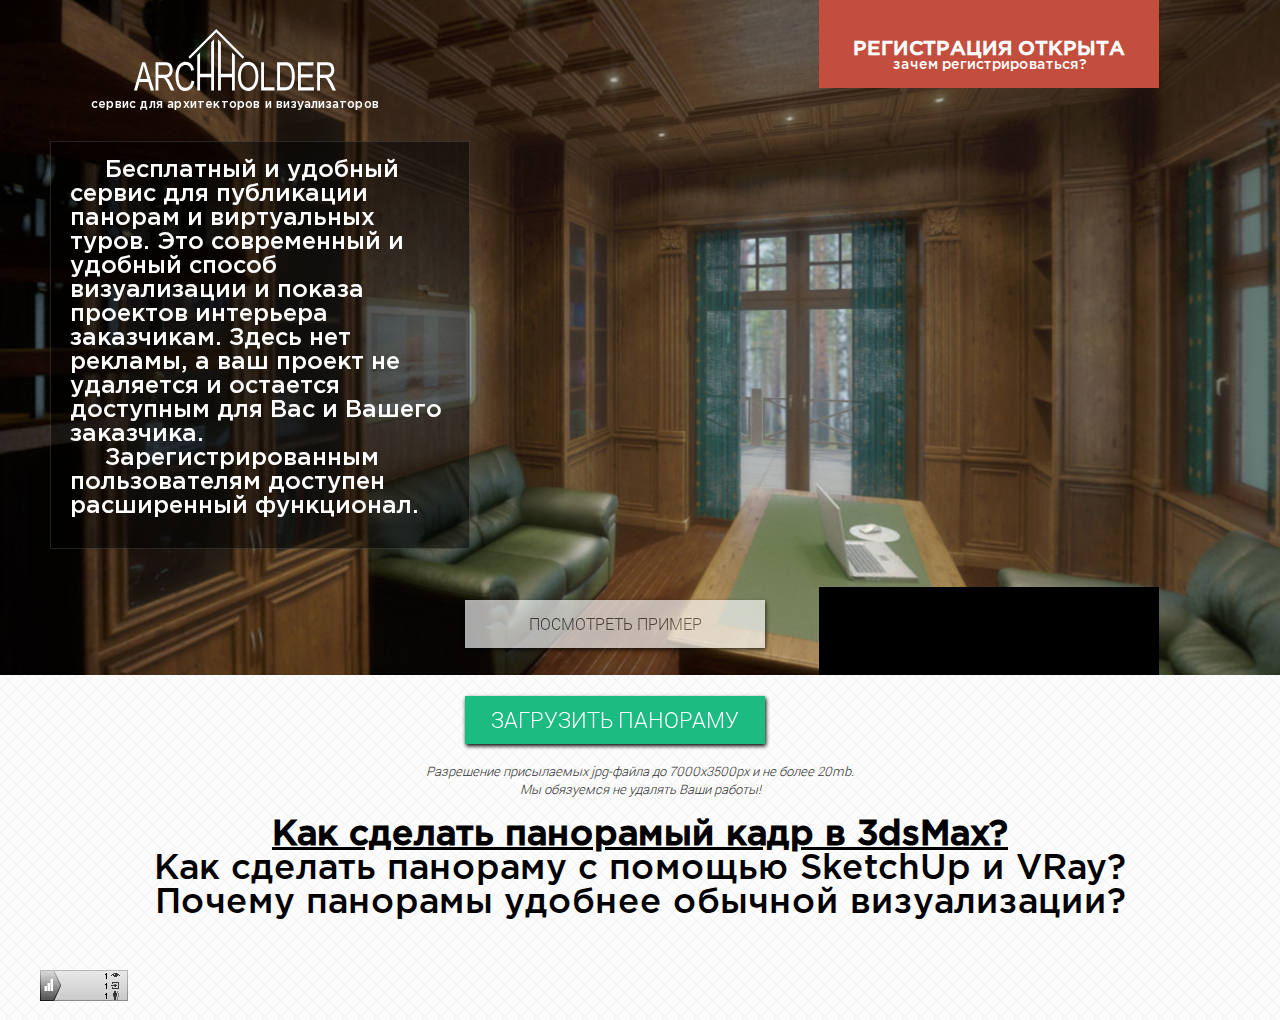
<file: index.html>
<!DOCTYPE html>
<html>
    <head>
        <meta name="description" content="Публикация виртуальных туров для дизайнеров интерьера. Бесплатно, без регистрации и рекламы." />
        <meta name="keywords" content="Интерьер, Панорама, 3д Макс, виртуальыне туры, 3ds, Max" />
        <meta name="viewport" content="width=1000">
        <meta charset="UTF-8" >
        <meta property="og:image" content="ex.jpg" />
        <meta property="og:title" content="Interior project publication" />
        <title>ArcHHolder</title>
        <link rel="shortcut icon" href="archholder.ico" type="image/x-icon">
        <link rel="stylesheet" href="style.css" type="text/css" />
        <script type="text/javascript" src="jquery.js"></script>
        <script src="http://malsup.github.com/jquery.form.js"></script>
<!-- внизу image_scr для шеринга в соц-сетях -->		
        <link rel="image_src" href="http://archholder.com/33/pano.jpg" />
        <!--[if IE]>
    <script src="http://html5shiv.googlecode.com/svn/trunk/html5.js"></script>
<![endif]-->
        <script>
            $(function () {
                $("#upload-field").change(function () {
                    $("#upload-form").submit();
                });
                var bar = $('.bar');
                var percent = $('.percent');
                var status = $('#status');
                $("#upload-form").ajaxForm({
                    beforeSend: function () {
                        $(".progress").css("display", 'block');
                        $(".upload-text").css("display", 'none');
                        $("#upload-field").css("display", 'none');
                        status.empty();
                        var percentVal = '0%';
                        bar.width(percentVal)
                        percent.html(percentVal);
                    },
                    uploadProgress: function (event, position, total, percentComplete) {
                        var percentVal = percentComplete + '%';
                        bar.width(percentVal)
                        percent.html(percentVal);
                    },
                    success: function (data) {
                        var id = parseInt(data, 10);
                        var percentVal = '100%';
                        bar.width(percentVal)
                        percent.html(percentVal);
                        if (!isNaN(id)) {
                            location.href = "/" + data;
                        } else {
                            alert("Загрузить не удалось. Проверьте загружаемый файл, перезагрузите страницу и попробуйте снова.");
                        }
                    },
                    complete: function (xhr) {
                        status.html(xhr.responseText);
                    }
                });
                $("#send").click(function () {
                    $.ajax({
                        url: '/mailer.php',
                        data: $("#mail").serialize(),
                        type: 'post',
                        success: function () {
                            alert("Ваше мнение отправлено!")
                        }
                    });
                });
                $("#aaa").click(function () {
                    location.href = "/primer1";
                });
                $("#upload1").click(function () {
                    $("#upload-field").trigger('click');
                });


                // ТАБУЛЯЦИЯ в КОНТЕНТА
                $('.manual_content_item:first').show();
                $('.tabs_with_help_buttons li:first ').addClass('active');

                $('.tabs_with_help > .tabs_with_help_buttons li').click(function (event) {
                   $('.tabs_with_help > .tabs_with_help_buttons li').removeClass('active');
                   $(this).addClass('active');
                   $('.tabs_with_help[style="display: block;"] .manual_content_item').hide();
                   event.preventDefault();

                   var selectTab = $(this).find('a').attr('href');
                   $(selectTab).show();
                });
                // ТАБУЛЯЦИЯ КОНТЕНТА
                $('.tabs_with_help').hide();
                $('.tabs_with_help:first').show();
                $('.buttons_tabs li:first ').addClass('active');

                $('.buttons_tabs li').click(function (event) {
                    $('.buttons_tabs li').removeClass('active');
                    $(this).addClass('active');
                    $('.tabs_with_help').hide();
                   event.preventDefault();

                   var selectTabB = $(this).find('a').attr('href');
                   $(selectTabB).fadeIn();
                });
            });
        </script>
    </head>
    <body>
        <iframe id="pano" scrolling="no" style="position:relative;height:675px;min-width:900px;" src="primer/iframe.html" width="100%" height="100%" frameborder="0"></iframe>
		<div class="header">
			<div class="logo">			
				<img src="logo_archholder_white.svg" alt="logo">
				<div class="text_only_logo">сервис для архитекторов и визуализаторов</div>
			</div>
			<div class="text_only_main_page">
        		<p><span></span>Бесплатный и удобный сервис для публикации панорам и виртуальных туров. Это современный и удобный способ визуализации и показа проектов интерьера заказчикам. Здесь нет рекламы, а ваш проект не удаляется и остается доступным для Вас и Вашего заказчика.</p>
				<p><span></span>Зарегистрированным пользователям доступен расширенный функционал.</p>
        	</div>
        </div>
        <div class="text_only_main_page_reg_button">
        	<a href="registr.php">
        		<div class="text_title_reg_button">РЕГИСТРАЦИЯ ОТКРЫТА</div>
        		<p>зачем регистрироваться?</p>
        	</a>
        </div>
        <div id="container"></div>
        <main>
            <div class="buttons">
                <a href="/primer" class="text_button_example btn grey">ПОСМОТРЕТЬ ПРИМЕР</a>
                <form enctype="multipart/form-data" method="post" action="iu/uploader.php" id="upload-form">
                    <div class="text_button_upload" id="upload1">ЗАГРУЗИТЬ ПАНОРАМУ</div>
                    <input type="file" name="image" id="upload-field"/>
                    <div class="progress">
                        <div class="bar"></div >
                        <div class="percent">0%</div >
                    </div>
                </form>
            </div>
            <div class="text_small">Разрешение присылаемых jpg-файла до 7000x3500px и не более 20mb. <br/>
                Мы обязуемся не удалять Ваши работы! 
            </div>
            <ul class="buttons_tabs">
                <li class="active">
                    <h1>
                        <a href="#3dsMax">Как сделать панорамый кадр в 3dsMax?</a>
                    </h1>
                </li>
                <li>
                    <h1>
                        <a href="#SketchUp">Как сделать панораму с помощью SketchUp и VRay?</a>
                    </h1>
                </li>
                <li>
                    <h1>
                        <a href="#WHY">Почему панорамы удобнее обычной визуализации?</a>
                    </h1>
                </li>
            </ul>
            <div class="manual_container">
                <div class="tabs_with_help" id="3dsMax">
                   <ul class="tabs_with_help_buttons clearfix">
                       <li><a href="#manual_1"><h3>С помощью Vray:</h3></a></li>
                       <li><a href="#manual_2"><h3>С помощью Corona-Renderer:</h3></a></li>
                       <li><a href="#manual_3"><h3>С помощью <span>Iray, MentalRay и др:</span></h3></a></li>
                   </ul>
                  <div class="manual_content">
                      <div class="manual_content_item" id="manual_1">
                          <a href="/archholder_3dsmax-vray.rar" class="text_link_download">Скачать пример  виртуального 3D тура</a>
                          <div class="manual_item_first">
                              <span class="text_number_manual">1</span>
                              <div class="text_manual_item_first">
                                  <p><span class="indent_paragraph"></span>Создайте камеру и разместите ее так чтобы высота камеры и точка в которую вы смотрите находились на одной высоте (на уровне человеческого глаза). Настройки камеры не важны
								  </p>
                                  <p><span class="indent_paragraph"></span>Для создания виртуального тура вы можете использовать любую камеру, но если вы работаете с VrayPhysicalCamera, то в закладке vigneting уберите галочку
								  </p>
                              </div>
                              <div class="manual_item_first_photo">
                                  <img src="images/tutor-main_3dmax_camera-hight.png" alt="photo" />
                                  <div class="text_italic">
                                      <p><span class="indent_paragraph"></span>Камера имеет встроенную регулировку угла обзора, но она не является сферической и макс- имальный угол обзора, который возможно там установить, не превышает 175 градусов. Для обхода этого ограничения V-Ray имеет специальный инструмент, расширяющий возможности стандартной камеры. Все изменения, сделанные с помощью этого инструмента не отображаются во вьюпорте 3ds Max и будут видны непосредственно на визуализации.</p>
                                  </div>
                              </div>
                          </div>
                          <div class="manual_item">
                              <span class="text_number_manual">2</span>
                             <div class="manual_text_position_left_long">
                                  <p>
                                     <span class="indent_paragraph"></span>Переходим в окно Render Scene: (F10). Здесь следует найти закладку V-Rray: Camera. В разделе Camera type в выпадающем списке Type выбрать тип камеры Spherical. Таким образом, камера станет сферической. После, необходимо активировать функцию Override FOV, установив напротив нее галочку для подмены угла обзора и установить в поле FOV необходимое значение подмены угла обзора в 360 градусов. 
                                 </p>
                             </div>
                              <img src="images/tutor-main_3dmax-vray2.png" alt="screen" />
                              <div class="clear"></div><br><br>
                          </div>
                          <div class="manual_item">
                              <span class="text_number_manual">3</span>
                              <div class="manual_text_position_left_long">
                                  <p>
                                     <span class="indent_paragraph"></span>Чтобы получить корректное изображение проекции следует установить соотношение сторон 2:1 для финальной визуализации. Для этого необходимо перейти к закладке Common диалогового окна Render Scene: (F10) и в разделе Output Size выставить значение параметра Image Aspect равным 2.
                                  </p>
                              </div>
                              <img src="images/tutor-main_3dmax-vray3.png" alt="screen" />
                              <div class="clear"></div><br><br>
                          </div>
                          <div class="manual_item">
                              <span class="text_number_manual">4</span>
                              <div class="manual_text_position_left_short">
                                  <p><span class="indent_paragraph"></span>Для просмотра в виде виртуального тура, воспользуйтесь кнопкой "загрузить панораму". Разрешение присылаемых jpg-файлов, не должно быть более 8000х4000px и не более 20мб.
                                  </p>
                                  <br><br>
                                  <p><span class="indent_paragraph"></span>Если использовали для обработки фотошоп, сохраняйте картинк у progressive-jpg c качеством 6-8. Качество останется таким же, а скорость загрузки существенноо уменьшится
								  </p>
                                  <p><span class="indent_paragraph"></span>Для удобной постобработки визуализации, удобно отрендерить дополнительные маски, которые дадут возможность выделять предметы, материалы, корректировать освещение, создавая новые варианты для вашего заказчика без дополнительных перерасчетов
								  </p>
								  <br><br>
                                  <p><span class="indent_paragraph"></span>Подробнее...
								  </p>
								</div>
                              <img src="images/tutor-main_3dmax-vray4-1.png" alt="screen" />
                              <img src="images/tutor-main_3dmax-vray4-2.png" alt="screen" />
                              <div class="clear"></div><br><br>
                          </div>
                          <a href="/archholder_3dsmax-vray.rar" class="text_link_download">Скачать пример  виртуального 3D тура</a>
                      </div>
					  
                      <div class="manual_content_item" id="manual_2">
 <!--                         <a href="/archholder_3dsmax-vray.rar" class="text_link_download">Скачать пример  виртуального 3D тура</a> -->
                          <div class="manual_item">
                              <span class="text_number_manual">1</span>
                              <div class="manual_text_position_left_long">
                                  <p><span class="indent_paragraph"></span>Создайте камеру и разместите ее так чтобы высота камеры и точка в которую вы смотрите находились на одной высоте (на уровне человеческого глаза)
								  </p>
								  <br><br>
								  <p><span class="indent_paragraph"></span>Примените  к камере модификатор CoronaCameraMod. Во вкладке Camera Projection поставьте галочку Override и выберите Spherical
								  </p>
                              </div>
                              <img src="images/tutor-main_3dmax-corona1.png" alt="screen" />
                              <div class="clear"></div><br><br>
						  </div>
						  
                          <div class="manual_item">
                              <span class="text_number_manual">2</span>
                              <div class="manual_text_position_left_long">
                                  <p><span class="indent_paragraph"></span>Чтобы получить корректное изображение проекции следует установить соотношение сторон 2:1 для финальной визуализации. Для этого необходимо перейти к закладке Common диалогового окна Render Scene: (F10) и в разделе Output Size выставить значение параметра Image Aspect равным 2.</p>
                              </div>
                              <img src="images/tutor-main_3dmax-corona2.png" alt="screen" />
                              <div class="clear"></div><br><br>
						  </div>
						  
                          <div class="manual_item">
                              <span class="text_number_manual">3</span>
                              <div class="manual_text_position_left_short">
                                  <p><span class="indent_paragraph"></span>Для просмотра в виде виртуального тура, воспользуйтесь кнопкой "загрузить панораму". Разрешение присылаемых jpg-файлов, не должно быть более 8000х4000px и не более 20мб
                                  </p>
                                  <br><br>
                                  <p><span class="indent_paragraph"></span>Если использовали для обработки фотошоп, сохраняйте картинк у progressive-jpg c качеством 6-8. Качество останется таким же, а скорость загрузки существенноо уменьшится
								  </p>
                                  <p><span class="indent_paragraph"></span>Для удобной постобработки визуализации, удобно отрендерить дополнительные маски, которые дадут возможность выделять предметы, материалы, корректировать освещение, создавая новые варианты для вашего заказчика без дополнительных перерасчетов
                                  </p>
                                  <br><br>
                                  <p><span class="indent_paragraph"></span>Подробнее:
                                  </p>
								</div>
                              <img src="images/tutor-main_3dmax-corona3-1.png" alt="screen" />
                              <img src="images/tutor-main_3dmax-corona3-2.png" alt="screen" />
                              <div class="clear"></div><br><br>
                          </div> 
                          <div class="manual_item">
                              <span class="text_number_manual">4</span>
                              <div class="manual_text_position_left_long">
                                  <p><span class="indent_paragraph"></span>В 3DMax для этого предусмотрены рендер-элементы, которые рендерятся одновременно с основным рендером. Нажмите кнопку F10 (рендер), выберете вкладку Render Elemеnts добавляйте элементы:
								  </p>
								  <br><br>
                                  <p><span class="indent_paragraph"></span>CMaskingWireColor - рендерит все без разбора в цветах, в которым вы видите модель в 3дмаксе без материалов
								  </p>								  
								  <br><br>
                                  <p><span class="indent_paragraph"></span>CMasking_ID - Дает возможность получить цветную маску случайным образом генерируемой по материалу, по обьектам и тд
								  </p>
								  <br><br>
                                  <p><span class="indent_paragraph"></span>CMasking_Mask -  стандартный максовский элемент. С его помощью можно получить трехцветную маску RGB. В том же меню, можно выделить любой предмет. Также с его помощью можно выделить BufferID
								  </p>
                                  <p><span class="indent_paragraph"></span>С BuferID можно выделить объект или группу объектов (для этого нажмите правой кнопкой мыши на обьект, нажмите Object Properties)
								  </p>
                                  <p><span class="indent_paragraph"></span>Или можно выделить любой материал. Для этого зайдите в MaterialEditor и в закладке options выберите Effect ID. Выделяет при этом, гораздо качественней чем иные способы! 
									</p>
									<br><br><br>
									<p><span class="indent_paragraph"></span>Про другие рендер элементы рекомендуем прочитать на официальном сайте Vray <a href="https://docs.chaosgroup.com/display/VRAY3MAX/Render+Elements" class="text_link_download">docs.chaosgroup.com</a></p>
								</div>
								<img src="images/tutor-main_3dmax-corona4.png" alt="screen" />
                              <div class="clear"></div><br><br>
						  </div>					  
						  
						  
                          <a href="/archholder_3dsmax-vray.rar" class="text_link_download">Скачать пример  виртуального 3D тура</a>
                      </div>				  

					  
                      <div class="manual_content_item" id="manual_3">
                          <div style="text-align: center;" class="manual_item_first">
                              <span class="text_number_manual">1</span>
                              <div style="text-align: left;" class="text_manual_item_first">
                                  <p><span class="indent_paragraph"></span>Создайте камеру и разместите ее так, что бы высота камеры и точка в которую вы смотрите, находились на одной высоте (на уровне человеческого глаза). В зависимости от рендера можно поэксперементировать с любой камерой я пробовал лишь с обычной. Далее заходим в:</p>
                              </div>
                              <img style="display: inline-block; margin: 30px auto;" src="tz3.png" alt="photo" />
                          </div>
                          <div class="manual_item">
                              <span class="text_number_manual">2</span>
                              <div class="manual_text_position_left_long">
                                  <p>
                                      <span class="indent_paragraph"></span>Далее, перед Вами окажется вот такое окно рендера, с немного нестандартными настройками. Не забудьте выбрать нужную камеру, поставьте хорошее разрешение и нажмите “рендер”.
                                  </p>
                              </div>
                              <img src="tz4.png" alt="screen" />
                              <div class="clear"></div><br><br>
                          </div>
                          <div class="manual_item">
                              <span class="text_number_manual">3</span>
                              <div class="manual_text_position_left_long">
                                  <p>
                                      <span class="indent_paragraph"></span>В итоге перед вами предстанет готовый виртуальный тур, который можно крутить и вертеть наслаждаться им. Чтобы сохранить виртуальный тур в виде картинки для дальнейшей обработки, нужно сохранить его в виде картинки.
                                  </p>
                              </div>
                              <img src="tz5.png" alt="screen" />
                              <div class="clear"></div><br><br>
                          </div>
                          <div class="manual_item">
                              <span class="text_number_manual">4</span>
                              <div class="manual_text_position_left_short">
                                  <p>
                                     <span class="indent_paragraph"></span>В итоге у Вас получится вот такой рендер:
                                  </p>
                              </div>
                              <img src="tz_example1.jpg" alt="screen" />
                              <div class="clear"></div><br><br>
                          </div>
                          <div class="alert">Внимание! у нас пока отсутствует примеры.. Если захотите поделиться Вашим примером,<br/> оставьте нам сообщение в ”мнениях”. С нас, указание прямой ссылки на автора.</div>                    
                      </div>
                  </div>
               </div>
			   
			   
			   
			   
               <div class="tabs_with_help" id="SketchUp">
                  <div class="manual_content">
                      <div class="manual_content_item" id="manual_4">
                          <a href="/archholder_3dsmax-vray.rar" class="text_link_download">Скачать пример  виртуального 3D тура</a>
						  
                          <div class="manual_item">
                              <span class="text_number_manual">1</span>
                             <div class="manual_text_position_left_long">
                                  <p><span class="indent_paragraph"></span>После завершения работы с моделью, отладкой всех материалов и света, зайдите в V-ray Asset Editor. Открываем вкладку Settings (Настройки) и находим настройки камеры. Изменяем тип со стандартного (который идет по умолчанию) на VR Spherical Panorama и проверяем размеры кадра - оптимальными значениями будут ширина 4096 и высота 2048 пикселей на дюйм
								  </p>
                              </div>
                              <img src="images/tutor-main_sketchup-vray1.png" alt="screen" />
                              <div class="clear"></div><br><br>
                          </div>
						  
						  
                          <div class="manual_item">
                              <span class="text_number_manual">3</span>
                              <div class="manual_text_position_left_short">
                                  <p><span class="indent_paragraph"></span>Для просмотра в виде виртуального тура, воспользуйтесь кнопкой "загрузить панораму". Разрешение присылаемых jpg-файлов, не должно быть более 8000х4000px и не более 20мб
                                  </p>
                                  <br><br>
                                  <p><span class="indent_paragraph"></span>Если использовали для обработки фотошоп, сохраняйте картинк у progressive-jpg c качеством 6-8. Качество останется таким же, а скорость загрузки существенноо уменьшится
								  </p>
                                  <p><span class="indent_paragraph"></span>Для удобной постобработки визуализации, удобно отрендерить дополнительные маски, которые дадут возможность выделять предметы, материалы, корректировать освещение, создавая новые варианты для вашего заказчика без дополнительных перерасчетов
                                  </p>
                                  <br><br>
                                  <p><span class="indent_paragraph"></span>Подробнее:
                                  </p>
								</div>
                              <img src="images/tutor-main_sketchup-vray2-1.jpg" alt="screen" />
                              <img src="images/tutor-main_sketchup-vray2-2.jpg" alt="screen" />
                              <div class="clear"></div><br><br>
                          </div> 
                          <div class="manual_item">
                              <span class="text_number_manual">4</span>
                              <div class="manual_text_position_left_long">
                                  <p><span class="indent_paragraph"></span>В 3DMax для этого предусмотрены рендер-элементы, которые рендерятся одновременно с основным рендером. Нажмите кнопку F10 (рендер), выберете вкладку Render Elemеnts добавляйте элементы:
								  </p>
								  <br><br>
                                  <p><span class="indent_paragraph"></span>CMaskingWireColor - рендерит все без разбора в цветах, в которым вы видите модель в 3дмаксе без материалов
								  </p>								  
								  <br><br>
                                  <p><span class="indent_paragraph"></span>CMasking_ID - Дает возможность получить цветную маску случайным образом генерируемой по материалу, по обьектам и тд
								  </p>
								  <br><br>
                                  <p><span class="indent_paragraph"></span>CMasking_Mask -  стандартный максовский элемент. С его помощью можно получить трехцветную маску RGB. В том же меню, можно выделить любой предмет. Также с его помощью можно выделить BufferID
								  </p>
                                  <p><span class="indent_paragraph"></span>С BuferID можно выделить объект или группу объектов (для этого нажмите правой кнопкой мыши на обьект, нажмите Object Properties)
								  </p>
                                  <p><span class="indent_paragraph"></span>Или можно выделить любой материал. Для этого зайдите в MaterialEditor и в закладке options выберите Effect ID. Выделяет при этом, гораздо качественней чем иные способы! 
									</p>
									<br><br><br>
									<p><span class="indent_paragraph"></span>Про другие рендер элементы рекомендуем прочитать на официальном сайте Vray <a href="https://docs.chaosgroup.com/display/VRAY3MAX/Render+Elements" class="text_link_download">docs.chaosgroup.com</a></p>
								</div>
								<img src="images/tutor-main_sketchup-vray3.png" alt="screen" />
                              <div class="clear"></div><br><br>
						  </div>
						  
						  
						  
                          <a href="/archholder_3dsmax-vray.rar" class="text_link_download">Скачать пример  виртуального 3D тура</a>
                    </div>
                </div>
                          <div class="alert">Внимание! у нас пока отсутствует примеры.. Если захотите поделиться Вашим примером,<br/> оставьте нам сообщение в ”мнениях”. С нас, указание прямой ссылки на автора.</div>                    
                      </div>
                  </div>
               </div>
			   
			   
			   
			   
			   
			   
			   
			   
			   
			  
               <div class="tabs_with_help" id="WHY">
                    <div class="slide_container">
                            <div class="slide_img slide_img_1 hidden off"></div>
                            <div class="slide_text hidden off">
                              <p class="slide_paragraph">		Визуализация выглядит гораздо нагляднее. 
                                Позволяет и архитектору и заказчику окунуться в помещение и гораздо реальнее представить себе интерьер. </p>
                            </div>
                            <div class="slide_img slide_img_2"></div>
                            <div class="slide_text">
                              <p class="slide_paragraph">	Больше никогда никаких утверждений ракурсов! <br>
                                 Задумайтесь как много Вы тратите на это время? <br>
                                 После утверждения планировки вы уже знаете, где <br>
                                 будут стоять ваши камеры и нет смысла их менять.</p>
                              <p class="slide_paragraph">	На одно маленькое помещение, на один санузел <br>
                                 или комнату, заказчики просят порой по 3-4 ракурса. <br>
                                 А все это нужно фотошопить. От лица создателей (3 <br>
                                 дешников со стажем) заявляем - мы настолько <br>
                                 обленились, что просто делаем несколько масок, и <br>
                                 фотошопим все текстуры уже после рендера. Этот же <br>
                                 фактор уменьшает необходимость так кропотливо <br>
                                 забоиться о всех текстурах до окончания рендера.</p>
                            </div>
                            <div class="slide_img slide_img_3 hidden off"></div>
                            <div class="slide_text hidden off">
                              <p class="slide_paragraph">	Больше никогда никаких утверждений ракурсов! <br>
                                 Задумайтесь как много Вы тратите на это время? <br>
                                 После утверждения планировки вы уже знаете, где <br>
                                 будут стоять ваши камеры и нет смысла их менять.</p>
                              <p class="slide_paragraph">	На одно маленькое помещение, на один санузел <br>
                                 или комнату, заказчики просят порой по 3-4 ракурса. <br>
                                 А все это нужно фотошопить. От лица создателей (3 <br>
                                 дешников со стажем) заявляем - мы настолько <br>
                                 обленились, что просто делаем несколько масок, и <br>
                                 фотошопим все текстуры уже после рендера. Этот же <br>
                                 фактор уменьшает необходимость так кропотливо <br>
                                 забоиться о всех текстурах до окончания рендера.</p>
                            </div>
                            <div class="slide_img slide_img_4 hidden off"></div>
                            <div class="slide_text hidden off">
                              <p class="slide_paragraph">	Больше никогда никаких утверждений ракурсов! <br>
                                 Задумайтесь как много Вы тратите на это время? <br>
                                 После утверждения планировки вы уже знаете, где <br>
                                 будут стоять ваши камеры и нет смысла их менять.</p>
                              <p class="slide_paragraph">	На одно маленькое помещение, на один санузел <br>
                                 или комнату, заказчики просят порой по 3-4 ракурса. <br>
                                 А все это нужно фотошопить. От лица создателей (3 <br>
                                 дешников со стажем) заявляем - мы настолько <br>
                                 обленились, что просто делаем несколько масок, и <br>
                                 фотошопим все текстуры уже после рендера. Этот же <br>
                                 фактор уменьшает необходимость так кропотливо <br>
                                 забоиться о всех текстурах до окончания рендера.</p>
                            </div>
                          </div>
                          <div class="slider_items">
                            <div class="slider_item"></div>
                            <div class="slider_item slider_item_selected"></div>
                            <div class="slider_item"></div>
                            <div class="slider_item slider_item_last"></div>
                          </div>
                      </div>
                      
                  </div>
				  
				  
				  
				  
				  
				  
	
               </div>
   
   

            </div>
			<script type="text/javascript" src="//s7.addthis.com/js/300/addthis_widget.js#pubid=ra-53a9f4976c05a2eb"></script>
            <script type="text/javascript">(function () {
                    if (window.pluso)
                        if (typeof window.pluso.start == "function")
                            return;
                    if (window.ifpluso == undefined) {
                        window.ifpluso = 1;
                        var d = document, s = d.createElement('script'), g = 'getElementsByTagName';
                        s.type = 'text/javascript';
                        s.charset = 'UTF-8';
                        s.async = true;
                        s.src = ('https:' == window.location.protocol ? 'https' : 'http') + '://share.pluso.ru/pluso-like.js';
                        var h = d[g]('body')[0];
                        h.appendChild(s);
                    }
                })();</script>

            <div class="yandex">
                <img src="yandex.jpg" alt="metrika" />
            </div>
            <div class="pluso" data-background="none;" data-options="big,square,line,horizontal,counter,sepcounter=1,theme=14" data-services="vkontakte,odnoklassniki,facebook"></div>
            
			
			<!--    
            <a class="using" href="#">условия использования</a>
            -->
			
			
            <a href="#top" title="" class="button_up"></a>
        </main>
        <script>

            
            function load_pano(id)
            {
                document.getElementById('pano').src = '/' + id + '/';
                $.scrollTo('#logo', 800, {offset: {top: 0, left: 0}});
            }
            Cufon.replace(".cufon");

            //----------Якорь
            $(function () {
                $('.button_up').click(function () {
                    var target = $(this).attr('href');
                    $('html, body').animate({scrollTop: $(target).offset().top}, 500);
                    return false;
                });

                $("#dialog").dialog({
                    autoOpen: false,
                    width: 400,
                    title: "Ошибка",
                    buttons: [
                        {
                            text: "Ok",
                            click: function () {
                                $(this).dialog("close");
                            }
                        }
                    ]
                });
            });
        </script>

        <!-- Yandex.Metrika informer --><!--<a href="https://metrika.yandex.ru/stat/?id=27844434&amp;from=informer" target="_blank" rel="nofollow"><img src="//bs.yandex.ru/informer/27844434/3_0_E9E9E9FF_C9C9C9FF_0_pageviews" style="width:88px; height:31px; border:0;" alt="Яндекс.Метрика" title="Яндекс.Метрика: данные за сегодня (просмотры, визиты и уникальные посетители)" onclick="try {
                    Ya.Metrika.informer({i: this, id: 27844434, lang: 'ru'});
                    return false
                } catch (e) {
                }"/></a>--><!-- /Yandex.Metrika informer --><!-- Yandex.Metrika counter --><!--<script type="text/javascript">(function (d, w, c) {
                        (w[c] = w[c] || []).push(function () {
                            try {
                                w.yaCounter27844434 = new Ya.Metrika({id: 27844434, webvisor: true, clickmap: true, trackLinks: true, accurateTrackBounce: true});
                            } catch (e) {
                            }
                        });
                        var n = d.getElementsByTagName("script")[0], s = d.createElement("script"), f = function () {
                            n.parentNode.insertBefore(s, n);
                        };
                        s.type = "text/javascript";
                        s.async = true;
                        s.src = (d.location.protocol == "https:" ? "https:" : "http:") + "//mc.yandex.ru/metrika/watch.js";
                        if (w.opera == "[object Opera]") {
                            d.addEventListener("DOMContentLoaded", f, false);
                        } else {
                            f();
                        }
                    })(document, window, "yandex_metrika_callbacks");</script><noscript><div><img src="//mc.yandex.ru/watch/27844434" style="position:absolute; left:-9999px;" alt="" /></div></noscript>--><!-- /Yandex.Metrika counter -->


        <script type="text/javascript" src="//vk.com/js/api/openapi.js?116"></script>
    <!-- VK Widget -->
    <div class="clear" style="margin: 100px auto 0;" id="vk_groups"></div>
    <script type="text/javascript">
    VK.Widgets.Group("vk_groups", {mode: 0, width: "1194", height: "100", color1: 'FFFFFF', color2: '2B587A', color3: '5B7FA6'}, 89677869);
    </script>

    </body>
</html>
</file>
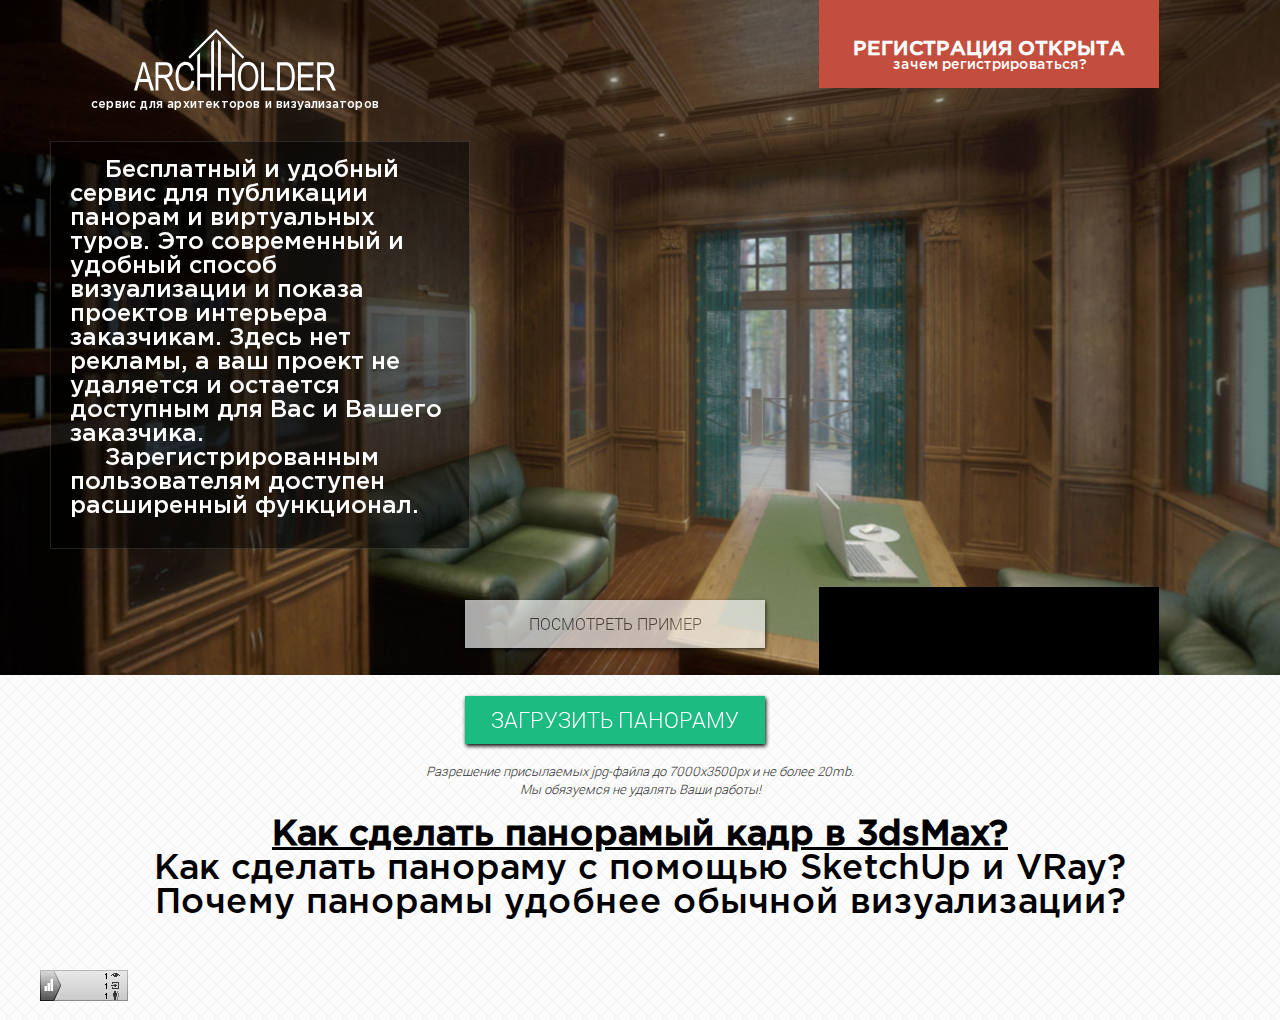
<file: index_no-head.html>
<!DOCTYPE html>
<html>
    <head>
        <meta name="description" content="Публикация виртуальных туров для дизайнеров интерьера. Бесплатно, без регистрации и рекламы." />
        <meta name="keywords" content="Интерьер, Панорама, 3д Макс, виртуальыне туры, 3ds, Max" />
        <meta name="viewport" content="width=1000">
        <meta charset="UTF-8" >
        <meta property="og:image" content="ex.jpg" />
        <meta property="og:title" content="Interior project publication" />
        <title>ArcHHolder</title>
        <link rel="shortcut icon" href="archholder.ico" type="image/x-icon">
        <link rel="stylesheet" href="style.css" type="text/css" />
        <script type="text/javascript" src="jquery.js"></script>
        <script src="http://malsup.github.com/jquery.form.js"></script>
<!-- внизу image_scr для шеринга в соц-сетях -->		
        <link rel="image_src" href="http://archholder.com/33/pano.jpg" />
        <!--[if IE]>
    <script src="http://html5shiv.googlecode.com/svn/trunk/html5.js"></script>
<![endif]-->
        <script>
            $(function () {
                $("#upload-field").change(function () {
                    $("#upload-form").submit();
                });
                var bar = $('.bar');
                var percent = $('.percent');
                var status = $('#status');
                $("#upload-form").ajaxForm({
                    beforeSend: function () {
                        $(".progress").css("display", 'block');
                        $(".upload-text").css("display", 'none');
                        $("#upload-field").css("display", 'none');
                        status.empty();
                        var percentVal = '0%';
                        bar.width(percentVal)
                        percent.html(percentVal);
                    },
                    uploadProgress: function (event, position, total, percentComplete) {
                        var percentVal = percentComplete + '%';
                        bar.width(percentVal)
                        percent.html(percentVal);
                    },
                    success: function (data) {
                        var id = parseInt(data, 10);
                        var percentVal = '100%';
                        bar.width(percentVal)
                        percent.html(percentVal);
                        if (!isNaN(id)) {
                            location.href = "/" + data;
                        } else {
                            alert("Загрузить не удалось. Проверьте загружаемый файл, перезагрузите страницу и попробуйте снова.");
                        }
                    },
                    complete: function (xhr) {
                        status.html(xhr.responseText);
                    }
                });
                $("#send").click(function () {
                    $.ajax({
                        url: '/mailer.php',
                        data: $("#mail").serialize(),
                        type: 'post',
                        success: function () {
                            alert("Ваше мнение отправлено!")
                        }
                    });
                });
                $("#aaa").click(function () {
                    location.href = "/primer1";
                });
                $("#upload1").click(function () {
                    $("#upload-field").trigger('click');
                });


                // ТАБУЛЯЦИЯ в КОНТЕНТА
                $('.manual_content_item:first').show();
                $('.tabs_with_help_buttons li:first ').addClass('active');

                $('.tabs_with_help > .tabs_with_help_buttons li').click(function (event) {
                   $('.tabs_with_help > .tabs_with_help_buttons li').removeClass('active');
                   $(this).addClass('active');
                   $('.tabs_with_help[style="display: block;"] .manual_content_item').hide();
                   event.preventDefault();

                   var selectTab = $(this).find('a').attr('href');
                   $(selectTab).show();
                });
                // ТАБУЛЯЦИЯ КОНТЕНТА
                $('.tabs_with_help').hide();
                $('.tabs_with_help:first').show();
                $('.buttons_tabs li:first ').addClass('active');

                $('.buttons_tabs li').click(function (event) {
                    $('.buttons_tabs li').removeClass('active');
                    $(this).addClass('active');
                    $('.tabs_with_help').hide();
                   event.preventDefault();

                   var selectTabB = $(this).find('a').attr('href');
                   $(selectTabB).fadeIn();
                });
            });
        </script>
    </head>
    <body>
        <iframe id="pano" scrolling="no" style="position:relative;height:675px;min-width:900px;" src="primer/iframe.html" width="100%" height="100%" frameborder="0"></iframe>
		<div class="header">
			<div class="logo">			
				<img src="logo_archholder_white.svg" alt="logo">
				<div class="text_only_logo">сервис для архитекторов и визуализаторов</div>
			</div>
			<div class="text_only_main_page">
        		<p><span></span>Бесплатный и удобный сервис для публикации панорам и виртуальных туров. Это современный и удобный способ визуализации и показа проектов интерьера заказчикам. Здесь нет рекламы, а ваш проект не удаляется и остается доступным для Вас и Вашего заказчика.</p>
				<p><span></span>Зарегистрированным пользователям доступен расширенный функционал.</p>
        	</div>
        </div>
        <div class="text_only_main_page_reg_button">
        	<a href="registr.php">
        		<div class="text_title_reg_button">РЕГИСТРАЦИЯ ОТКРЫТА</div>
        		<p>зачем регистрироваться?</p>
        	</a>
        </div>
        <div id="container"></div>
        <main>
            <div class="buttons">
                <a href="/primer" class="text_button_example btn grey">ПОСМОТРЕТЬ ПРИМЕР</a>
                <form enctype="multipart/form-data" method="post" action="iu/uploader.php" id="upload-form">
                    <div class="text_button_upload" id="upload1">ЗАГРУЗИТЬ ПАНОРАМУ</div>
                    <input type="file" name="image" id="upload-field"/>
                    <div class="progress">
                        <div class="bar"></div >
                        <div class="percent">0%</div >
                    </div>
                </form>
            </div>
            <div class="text_small">Разрешение присылаемых jpg-файла до 7000x3500px и не более 20mb. <br/>
                Мы обязуемся не удалять Ваши работы! 
            </div>
            <ul class="buttons_tabs">
                <li class="active">
                    <h1>
                        <a href="#3dsMax">Как сделать панорамый кадр в 3dsMax?</a>
                    </h1>
                </li>
                <li>
                    <h1>
                        <a href="#SketchUp">Как сделать панораму с помощью SketchUp и VRay?</a>
                    </h1>
                </li>
                <li>
                    <h1>
                        <a href="#WHY">Почему панорамы удобнее обычной визуализации?</a>
                    </h1>
                </li>
            </ul>
            <div class="manual_container">
                <div class="tabs_with_help" id="3dsMax">
                   <ul class="tabs_with_help_buttons clearfix">
                       <li><a href="#manual_1"><h3>С помощью Vray:</h3></a></li>
                       <li><a href="#manual_2"><h3>С помощью Corona-Renderer:</h3></a></li>
                       <li><a href="#manual_3"><h3>С помощью <span>Iray, MentalRay и др:</span></h3></a></li>
                   </ul>
                  <div class="manual_content">
                      <div class="manual_content_item" id="manual_1">
                          <a href="/archholder_3dsmax-vray.rar" class="text_link_download">Скачать пример  виртуального 3D тура</a>
                          <div class="manual_item_first">
                              <span class="text_number_manual">1</span>
                              <div class="text_manual_item_first">
                                  <p><span class="indent_paragraph"></span>Создайте камеру и разместите ее так чтобы высота камеры и точка в которую вы смотрите находились на одной высоте (на уровне человеческого глаза). Настройки камеры не важны
								  </p>
                                  <p><span class="indent_paragraph"></span>Для создания виртуального тура вы можете использовать любую камеру, но если вы работаете с VrayPhysicalCamera, то в закладке vigneting уберите галочку
								  </p>
                              </div>
                              <div class="manual_item_first_photo">
                                  <img src="images/tutor-main_3dmax_camera-hight.png" alt="photo" />
                                  <div class="text_italic">
                                      <p><span class="indent_paragraph"></span>Камера имеет встроенную регулировку угла обзора, но она не является сферической и макс- имальный угол обзора, который возможно там установить, не превышает 175 градусов. Для обхода этого ограничения V-Ray имеет специальный инструмент, расширяющий возможности стандартной камеры. Все изменения, сделанные с помощью этого инструмента не отображаются во вьюпорте 3ds Max и будут видны непосредственно на визуализации.</p>
                                  </div>
                              </div>
                          </div>
                          <div class="manual_item">
                              <span class="text_number_manual">2</span>
                             <div class="manual_text_position_left_long">
                                  <p>
                                     <span class="indent_paragraph"></span>Переходим в окно Render Scene: (F10). Здесь следует найти закладку V-Rray: Camera. В разделе Camera type в выпадающем списке Type выбрать тип камеры Spherical. Таким образом, камера станет сферической. После, необходимо активировать функцию Override FOV, установив напротив нее галочку для подмены угла обзора и установить в поле FOV необходимое значение подмены угла обзора в 360 градусов. 
                                 </p>
                             </div>
                              <img src="images/tutor-main_3dmax-vray2.png" alt="screen" />
                              <div class="clear"></div><br><br>
                          </div>
                          <div class="manual_item">
                              <span class="text_number_manual">3</span>
                              <div class="manual_text_position_left_long">
                                  <p>
                                     <span class="indent_paragraph"></span>Чтобы получить корректное изображение проекции следует установить соотношение сторон 2:1 для финальной визуализации. Для этого необходимо перейти к закладке Common диалогового окна Render Scene: (F10) и в разделе Output Size выставить значение параметра Image Aspect равным 2.
                                  </p>
                              </div>
                              <img src="images/tutor-main_3dmax-vray3.png" alt="screen" />
                              <div class="clear"></div><br><br>
                          </div>
                          <div class="manual_item">
                              <span class="text_number_manual">4</span>
                              <div class="manual_text_position_left_short">
                                  <p><span class="indent_paragraph"></span>Для просмотра в виде виртуального тура, воспользуйтесь кнопкой "загрузить панораму". Разрешение присылаемых jpg-файлов, не должно быть более 8000х4000px и не более 20мб.
                                  </p>
                                  <br><br>
                                  <p><span class="indent_paragraph"></span>Если использовали для обработки фотошоп, сохраняйте картинк у progressive-jpg c качеством 6-8. Качество останется таким же, а скорость загрузки существенноо уменьшится
								  </p>
                                  <p><span class="indent_paragraph"></span>Для удобной постобработки визуализации, удобно отрендерить дополнительные маски, которые дадут возможность выделять предметы, материалы, корректировать освещение, создавая новые варианты для вашего заказчика без дополнительных перерасчетов
								  </p>
								  <br><br>
                                  <p><span class="indent_paragraph"></span>Подробнее...
								  </p>
								</div>
                              <img src="images/tutor-main_3dmax-vray4-1.png" alt="screen" />
                              <img src="images/tutor-main_3dmax-vray4-2.png" alt="screen" />
                              <div class="clear"></div><br><br>
                          </div>
                          <a href="/archholder_3dsmax-vray.rar" class="text_link_download">Скачать пример  виртуального 3D тура</a>
                      </div>
					  
                      <div class="manual_content_item" id="manual_2">
 <!--                         <a href="/archholder_3dsmax-vray.rar" class="text_link_download">Скачать пример  виртуального 3D тура</a> -->
                          <div class="manual_item">
                              <span class="text_number_manual">1</span>
                              <div class="manual_text_position_left_long">
                                  <p><span class="indent_paragraph"></span>Создайте камеру и разместите ее так чтобы высота камеры и точка в которую вы смотрите находились на одной высоте (на уровне человеческого глаза)
								  </p>
								  <br><br>
								  <p><span class="indent_paragraph"></span>Примените  к камере модификатор CoronaCameraMod. Во вкладке Camera Projection поставьте галочку Override и выберите Spherical
								  </p>
                              </div>
                              <img src="images/tutor-main_3dmax-corona1.png" alt="screen" />
                              <div class="clear"></div><br><br>
						  </div>
						  
                          <div class="manual_item">
                              <span class="text_number_manual">2</span>
                              <div class="manual_text_position_left_long">
                                  <p><span class="indent_paragraph"></span>Чтобы получить корректное изображение проекции следует установить соотношение сторон 2:1 для финальной визуализации. Для этого необходимо перейти к закладке Common диалогового окна Render Scene: (F10) и в разделе Output Size выставить значение параметра Image Aspect равным 2.</p>
                              </div>
                              <img src="images/tutor-main_3dmax-corona2.png" alt="screen" />
                              <div class="clear"></div><br><br>
						  </div>
						  
                          <div class="manual_item">
                              <span class="text_number_manual">3</span>
                              <div class="manual_text_position_left_short">
                                  <p><span class="indent_paragraph"></span>Для просмотра в виде виртуального тура, воспользуйтесь кнопкой "загрузить панораму". Разрешение присылаемых jpg-файлов, не должно быть более 8000х4000px и не более 20мб
                                  </p>
                                  <br><br>
                                  <p><span class="indent_paragraph"></span>Если использовали для обработки фотошоп, сохраняйте картинк у progressive-jpg c качеством 6-8. Качество останется таким же, а скорость загрузки существенноо уменьшится
								  </p>
                                  <p><span class="indent_paragraph"></span>Для удобной постобработки визуализации, удобно отрендерить дополнительные маски, которые дадут возможность выделять предметы, материалы, корректировать освещение, создавая новые варианты для вашего заказчика без дополнительных перерасчетов
                                  </p>
                                  <br><br>
                                  <p><span class="indent_paragraph"></span>Подробнее:
                                  </p>
								</div>
                              <img src="images/tutor-main_3dmax-corona3-1.png" alt="screen" />
                              <img src="images/tutor-main_3dmax-corona3-2.png" alt="screen" />
                              <div class="clear"></div><br><br>
                          </div> 
                          <div class="manual_item">
                              <span class="text_number_manual">4</span>
                              <div class="manual_text_position_left_long">
                                  <p><span class="indent_paragraph"></span>В 3DMax для этого предусмотрены рендер-элементы, которые рендерятся одновременно с основным рендером. Нажмите кнопку F10 (рендер), выберете вкладку Render Elemеnts добавляйте элементы:
								  </p>
								  <br><br>
                                  <p><span class="indent_paragraph"></span>CMaskingWireColor - рендерит все без разбора в цветах, в которым вы видите модель в 3дмаксе без материалов
								  </p>								  
								  <br><br>
                                  <p><span class="indent_paragraph"></span>CMasking_ID - Дает возможность получить цветную маску случайным образом генерируемой по материалу, по обьектам и тд
								  </p>
								  <br><br>
                                  <p><span class="indent_paragraph"></span>CMasking_Mask -  стандартный максовский элемент. С его помощью можно получить трехцветную маску RGB. В том же меню, можно выделить любой предмет. Также с его помощью можно выделить BufferID
								  </p>
                                  <p><span class="indent_paragraph"></span>С BuferID можно выделить объект или группу объектов (для этого нажмите правой кнопкой мыши на обьект, нажмите Object Properties)
								  </p>
                                  <p><span class="indent_paragraph"></span>Или можно выделить любой материал. Для этого зайдите в MaterialEditor и в закладке options выберите Effect ID. Выделяет при этом, гораздо качественней чем иные способы! 
									</p>
									<br><br><br>
									<p><span class="indent_paragraph"></span>Про другие рендер элементы рекомендуем прочитать на официальном сайте Vray <a href="https://docs.chaosgroup.com/display/VRAY3MAX/Render+Elements" class="text_link_download">docs.chaosgroup.com</a></p>
								</div>
								<img src="images/tutor-main_3dmax-corona4.png" alt="screen" />
                              <div class="clear"></div><br><br>
						  </div>					  
						  
						  
                          <a href="/archholder_3dsmax-vray.rar" class="text_link_download">Скачать пример  виртуального 3D тура</a>
                      </div>				  

					  
                      <div class="manual_content_item" id="manual_3">
                          <div style="text-align: center;" class="manual_item_first">
                              <span class="text_number_manual">1</span>
                              <div style="text-align: left;" class="text_manual_item_first">
                                  <p><span class="indent_paragraph"></span>Создайте камеру и разместите ее так, что бы высота камеры и точка в которую вы смотрите, находились на одной высоте (на уровне человеческого глаза). В зависимости от рендера можно поэксперементировать с любой камерой я пробовал лишь с обычной. Далее заходим в:</p>
                              </div>
                              <img style="display: inline-block; margin: 30px auto;" src="tz3.png" alt="photo" />
                          </div>
                          <div class="manual_item">
                              <span class="text_number_manual">2</span>
                              <div class="manual_text_position_left_long">
                                  <p>
                                      <span class="indent_paragraph"></span>Далее, перед Вами окажется вот такое окно рендера, с немного нестандартными настройками. Не забудьте выбрать нужную камеру, поставьте хорошее разрешение и нажмите “рендер”.
                                  </p>
                              </div>
                              <img src="tz4.png" alt="screen" />
                              <div class="clear"></div><br><br>
                          </div>
                          <div class="manual_item">
                              <span class="text_number_manual">3</span>
                              <div class="manual_text_position_left_long">
                                  <p>
                                      <span class="indent_paragraph"></span>В итоге перед вами предстанет готовый виртуальный тур, который можно крутить и вертеть наслаждаться им. Чтобы сохранить виртуальный тур в виде картинки для дальнейшей обработки, нужно сохранить его в виде картинки.
                                  </p>
                              </div>
                              <img src="tz5.png" alt="screen" />
                              <div class="clear"></div><br><br>
                          </div>
                          <div class="manual_item">
                              <span class="text_number_manual">4</span>
                              <div class="manual_text_position_left_short">
                                  <p>
                                     <span class="indent_paragraph"></span>В итоге у Вас получится вот такой рендер:
                                  </p>
                              </div>
                              <img src="tz_example1.jpg" alt="screen" />
                              <div class="clear"></div><br><br>
                          </div>
                          <div class="alert">Внимание! у нас пока отсутствует примеры.. Если захотите поделиться Вашим примером,<br/> оставьте нам сообщение в ”мнениях”. С нас, указание прямой ссылки на автора.</div>                    
                      </div>
                  </div>
               </div>
			   
			   
			   
			   
               <div class="tabs_with_help" id="SketchUp">
                  <div class="manual_content">
                      <div class="manual_content_item" id="manual_4">
                          <a href="/archholder_3dsmax-vray.rar" class="text_link_download">Скачать пример  виртуального 3D тура</a>
						  
                          <div class="manual_item">
                              <span class="text_number_manual">1</span>
                             <div class="manual_text_position_left_long">
                                  <p><span class="indent_paragraph"></span>После завершения работы с моделью, отладкой всех материалов и света, зайдите в V-ray Asset Editor. Открываем вкладку Settings (Настройки) и находим настройки камеры. Изменяем тип со стандартного (который идет по умолчанию) на VR Spherical Panorama и проверяем размеры кадра - оптимальными значениями будут ширина 4096 и высота 2048 пикселей на дюйм
								  </p>
                              </div>
                              <img src="images/tutor-main_sketchup-vray1.png" alt="screen" />
                              <div class="clear"></div><br><br>
                          </div>
						  
						  
                          <div class="manual_item">
                              <span class="text_number_manual">3</span>
                              <div class="manual_text_position_left_short">
                                  <p><span class="indent_paragraph"></span>Для просмотра в виде виртуального тура, воспользуйтесь кнопкой "загрузить панораму". Разрешение присылаемых jpg-файлов, не должно быть более 8000х4000px и не более 20мб
                                  </p>
                                  <br><br>
                                  <p><span class="indent_paragraph"></span>Если использовали для обработки фотошоп, сохраняйте картинк у progressive-jpg c качеством 6-8. Качество останется таким же, а скорость загрузки существенноо уменьшится
								  </p>
                                  <p><span class="indent_paragraph"></span>Для удобной постобработки визуализации, удобно отрендерить дополнительные маски, которые дадут возможность выделять предметы, материалы, корректировать освещение, создавая новые варианты для вашего заказчика без дополнительных перерасчетов
                                  </p>
                                  <br><br>
                                  <p><span class="indent_paragraph"></span>Подробнее:
                                  </p>
								</div>
                              <img src="images/tutor-main_sketchup-vray2-1.jpg" alt="screen" />
                              <img src="images/tutor-main_sketchup-vray2-2.jpg" alt="screen" />
                              <div class="clear"></div><br><br>
                          </div> 
                          <div class="manual_item">
                              <span class="text_number_manual">4</span>
                              <div class="manual_text_position_left_long">
                                  <p><span class="indent_paragraph"></span>В 3DMax для этого предусмотрены рендер-элементы, которые рендерятся одновременно с основным рендером. Нажмите кнопку F10 (рендер), выберете вкладку Render Elemеnts добавляйте элементы:
								  </p>
								  <br><br>
                                  <p><span class="indent_paragraph"></span>CMaskingWireColor - рендерит все без разбора в цветах, в которым вы видите модель в 3дмаксе без материалов
								  </p>								  
								  <br><br>
                                  <p><span class="indent_paragraph"></span>CMasking_ID - Дает возможность получить цветную маску случайным образом генерируемой по материалу, по обьектам и тд
								  </p>
								  <br><br>
                                  <p><span class="indent_paragraph"></span>CMasking_Mask -  стандартный максовский элемент. С его помощью можно получить трехцветную маску RGB. В том же меню, можно выделить любой предмет. Также с его помощью можно выделить BufferID
								  </p>
                                  <p><span class="indent_paragraph"></span>С BuferID можно выделить объект или группу объектов (для этого нажмите правой кнопкой мыши на обьект, нажмите Object Properties)
								  </p>
                                  <p><span class="indent_paragraph"></span>Или можно выделить любой материал. Для этого зайдите в MaterialEditor и в закладке options выберите Effect ID. Выделяет при этом, гораздо качественней чем иные способы! 
									</p>
									<br><br><br>
									<p><span class="indent_paragraph"></span>Про другие рендер элементы рекомендуем прочитать на официальном сайте Vray <a href="https://docs.chaosgroup.com/display/VRAY3MAX/Render+Elements" class="text_link_download">docs.chaosgroup.com</a></p>
								</div>
								<img src="images/tutor-main_sketchup-vray3.png" alt="screen" />
                              <div class="clear"></div><br><br>
						  </div>
						  
						  
						  
                          <a href="/archholder_3dsmax-vray.rar" class="text_link_download">Скачать пример  виртуального 3D тура</a>
                    </div>
                </div>
                          <div class="alert">Внимание! у нас пока отсутствует примеры.. Если захотите поделиться Вашим примером,<br/> оставьте нам сообщение в ”мнениях”. С нас, указание прямой ссылки на автора.</div>                    
                      </div>
                  </div>
               </div>
			   
			   
			   
			   
			   
			   
			   
			   
			   
			  
               <div class="tabs_with_help" id="WHY">
                   <ul class="tabs_with_help_buttons clearfix">
                       <li><a href="#manual_5"><h3>С помощью Vray:</h3></a></li>
                       <li><a href="#manual_6"><h3>С помощью <span>Iray, MentalRay, Corona и др:</span></h3></a></li>
                   </ul>
                  <div class="manual_content">
                      <div class="manual_content_item" id="manual_5">
                          <a href="/archholder_3dsmax-vray.rar" class="text_link_download">Скачать пример  виртуального 3D тура</a>
                          <div class="manual_item_first">
                              <span class="text_number_manual">1</span>
                              <div class="text_manual_item_first">
                                  <p><span class="indent_paragraph"></span>Создайте камеру и разместите ее так чтобы высота камеры и точка в которую вы смотрите находились на одной высоте (на уровне человеческого глаза). Настройки камеры не важны. </p>
                                  <p><span class="indent_paragraph"></span>Для создания виртуального тура вы можете использовать любую камеру, 
                                  но если вы работаете с VrayPhysicalCamera, то в закладке vigneting уберите галочку.</p>
                              </div>
                              <div class="manual_item_first_photo">
                                  <img src="tz_camera-hight.gif" alt="photo" />
                                  <div class="text_italic">
                                      <p><span class="indent_paragraph"></span>Камера имеет встроенную регулировку угла обзора, но она не является сферической и макс- имальный угол обзора, который возможно там установить, не превышает 175 градусов. Для обхода этого ограничения V-Ray имеет специальный инструмент, расширяющий возможности стандартной камеры. Все изменения, сделанные с помощью этого инструмента не отображаются во вьюпорте 3ds Max и будут видны непосредственно на визуализации.</p>
                                  </div>
                              </div>
                          </div>
                          <div class="manual_item">
                              <span class="text_number_manual">2</span>
                             <div class="manual_text_position_left_long">
                                  <p>
                                     <span class="indent_paragraph"></span>Переходим в окно Render Scene: (F10). Здесь следует найти закладку V-Rray: Camera. В разделе Camera type в выпадающем списке Type выбрать тип камеры Spherical. Таким образом, камера станет сферической. После, необходимо активировать функцию Override FOV, установив напротив нее галочку для подмены угла обзора и установить в поле FOV необходимое значение подмены угла обзора в 360 градусов. 
                                 </p>
                             </div>
                              <img src="tz1.png" alt="screen" />
                              <div class="clear"></div><br><br>
                          </div>
                          <div class="manual_item">
                              <span class="text_number_manual">3</span>
                              <div class="manual_text_position_left_long">
                                  <p>
                                     <span class="indent_paragraph"></span>Чтобы получить корректное изображение проекции следует установить соотношение сторон 2:1 для финальной визуализации. Для этого необходимо перейти к закладке Common диалогового окна Render Scene: (F10) и в разделе Output Size выставить значение параметра Image Aspect равным 2.
                                  </p>
                              </div>
                              <img src="tz2.png" alt="screen" />
                              <div class="clear"></div><br><br>
                          </div>
                          <div class="manual_item">
                              <span class="text_number_manual">4</span>
                              <div class="manual_text_position_left_short">
                                  <p>
                                      <span class="indent_paragraph"></span>Для просмотра в виде виртуального тура, воспользуйтесь кнопкой "загрузить панораму". Разрешение присылаемых jpg-файлов, не должно быть более 8000х4000px и не более 20мб.
                                  </p>
                                  <br><br>
                                  <p><span class="indent_paragraph"></span>Если использовали для обработки фотошоп, сохраняйте картинк у progressive-jpg c качеством 6-8. Качество останется таким же, а скорость загрузки существенноо уменьшится.</p>
                              </div>
                              <img src="tz_example1.jpg" alt="screen" />
                              <div class="clear"></div><br><br>
                          </div>
                          <a href="/archholder_3dsmax-vray.rar" class="text_link_download">Скачать пример  виртуального 3D тура</a>
                      </div>
                      <div class="manual_content_item" id="manual_6">
                          <div style="text-align: center;" class="manual_item_first">
                              <span class="text_number_manual">1</span>
                              <div style="text-align: left;" class="text_manual_item_first">
                                  <p><span class="indent_paragraph"></span>Создайте камеру и разместите ее так, что бы высота камеры и точка в которую вы смотрите, находились на одной высоте (на уровне человеческого глаза). В зависимости от рендера можно поэксперементировать с любой камерой я пробовал лишь с обычной. Далее заходим в:</p>
                              </div>
                              <img style="display: inline-block; margin: 30px auto;" src="tz3.png" alt="photo" />
                          </div>
                          <div class="manual_item">
                              <span class="text_number_manual">2</span>
                              <div class="manual_text_position_left_long">
                                  <p>
                                      <span class="indent_paragraph"></span>Далее, перед Вами окажется вот такое окно рендера, с немного нестандартными настройками. Не забудьте выбрать нужную камеру, поставьте хорошее разрешение и нажмите “рендер”.
                                  </p>
                              </div>
                              <img src="tz4.png" alt="screen" />
                              <div class="clear"></div><br><br>
                          </div>
                          <div class="manual_item">
                              <span class="text_number_manual">3</span>
                              <div class="manual_text_position_left_long">
                                  <p>
                                      <span class="indent_paragraph"></span>В итоге перед вами предстанет готовый виртуальный тур, который можно крутить и вертеть наслаждаться им. Чтобы сохранить виртуальный тур в виде картинки для дальнейшей обработки, нужно сохранить его в виде картинки.
                                  </p>
                              </div>
                              <img src="tz5.png" alt="screen" />
                              <div class="clear"></div><br><br>
                          </div>
                          <div class="manual_item">
                              <span class="text_number_manual">4</span>
                              <div class="manual_text_position_left_short">
                                  <p>
                                     <span class="indent_paragraph"></span>В итоге у Вас получится вот такой рендер:
                                  </p>
                              </div>
                              <img src="tz_example1.jpg" alt="screen" />
                              <div class="clear"></div><br><br>
                          </div>
                          <div class="alert">Внимание! у нас пока отсутствует примеры.. Если захотите поделиться Вашим примером,<br/> оставьте нам сообщение в ”мнениях”. С нас, указание прямой ссылки на автора.</div>                    
                      </div>
                  </div>
				  
				  
				  
				  
				  
				  
	
               </div>
   
   

            </div>
			<script type="text/javascript" src="//s7.addthis.com/js/300/addthis_widget.js#pubid=ra-53a9f4976c05a2eb"></script>
            <script type="text/javascript">(function () {
                    if (window.pluso)
                        if (typeof window.pluso.start == "function")
                            return;
                    if (window.ifpluso == undefined) {
                        window.ifpluso = 1;
                        var d = document, s = d.createElement('script'), g = 'getElementsByTagName';
                        s.type = 'text/javascript';
                        s.charset = 'UTF-8';
                        s.async = true;
                        s.src = ('https:' == window.location.protocol ? 'https' : 'http') + '://share.pluso.ru/pluso-like.js';
                        var h = d[g]('body')[0];
                        h.appendChild(s);
                    }
                })();</script>

            <div class="yandex">
                <img src="yandex.jpg" alt="metrika" />
            </div>
            <div class="pluso" data-background="none;" data-options="big,square,line,horizontal,counter,sepcounter=1,theme=14" data-services="vkontakte,odnoklassniki,facebook"></div>
            
			
			<!--    
            <a class="using" href="#">условия использования</a>
            -->
			
			
            <a href="#top" title="" class="button_up"></a>
        </main>
        <script>

            
            function load_pano(id)
            {
                document.getElementById('pano').src = '/' + id + '/';
                $.scrollTo('#logo', 800, {offset: {top: 0, left: 0}});
            }
            Cufon.replace(".cufon");

            //----------Якорь
            $(function () {
                $('.button_up').click(function () {
                    var target = $(this).attr('href');
                    $('html, body').animate({scrollTop: $(target).offset().top}, 500);
                    return false;
                });

                $("#dialog").dialog({
                    autoOpen: false,
                    width: 400,
                    title: "Ошибка",
                    buttons: [
                        {
                            text: "Ok",
                            click: function () {
                                $(this).dialog("close");
                            }
                        }
                    ]
                });
            });
        </script>

        <!-- Yandex.Metrika informer --><!--<a href="https://metrika.yandex.ru/stat/?id=27844434&amp;from=informer" target="_blank" rel="nofollow"><img src="//bs.yandex.ru/informer/27844434/3_0_E9E9E9FF_C9C9C9FF_0_pageviews" style="width:88px; height:31px; border:0;" alt="Яндекс.Метрика" title="Яндекс.Метрика: данные за сегодня (просмотры, визиты и уникальные посетители)" onclick="try {
                    Ya.Metrika.informer({i: this, id: 27844434, lang: 'ru'});
                    return false
                } catch (e) {
                }"/></a>--><!-- /Yandex.Metrika informer --><!-- Yandex.Metrika counter --><!--<script type="text/javascript">(function (d, w, c) {
                        (w[c] = w[c] || []).push(function () {
                            try {
                                w.yaCounter27844434 = new Ya.Metrika({id: 27844434, webvisor: true, clickmap: true, trackLinks: true, accurateTrackBounce: true});
                            } catch (e) {
                            }
                        });
                        var n = d.getElementsByTagName("script")[0], s = d.createElement("script"), f = function () {
                            n.parentNode.insertBefore(s, n);
                        };
                        s.type = "text/javascript";
                        s.async = true;
                        s.src = (d.location.protocol == "https:" ? "https:" : "http:") + "//mc.yandex.ru/metrika/watch.js";
                        if (w.opera == "[object Opera]") {
                            d.addEventListener("DOMContentLoaded", f, false);
                        } else {
                            f();
                        }
                    })(document, window, "yandex_metrika_callbacks");</script><noscript><div><img src="//mc.yandex.ru/watch/27844434" style="position:absolute; left:-9999px;" alt="" /></div></noscript>--><!-- /Yandex.Metrika counter -->


        <script type="text/javascript" src="//vk.com/js/api/openapi.js?116"></script>
    <!-- VK Widget -->
    <div class="clear" style="margin: 100px auto 0;" id="vk_groups"></div>
    <script type="text/javascript">
    VK.Widgets.Group("vk_groups", {mode: 0, width: "1194", height: "100", color1: 'FFFFFF', color2: '2B587A', color3: '5B7FA6'}, 89677869);
    </script>

    </body>
</html>
</file>
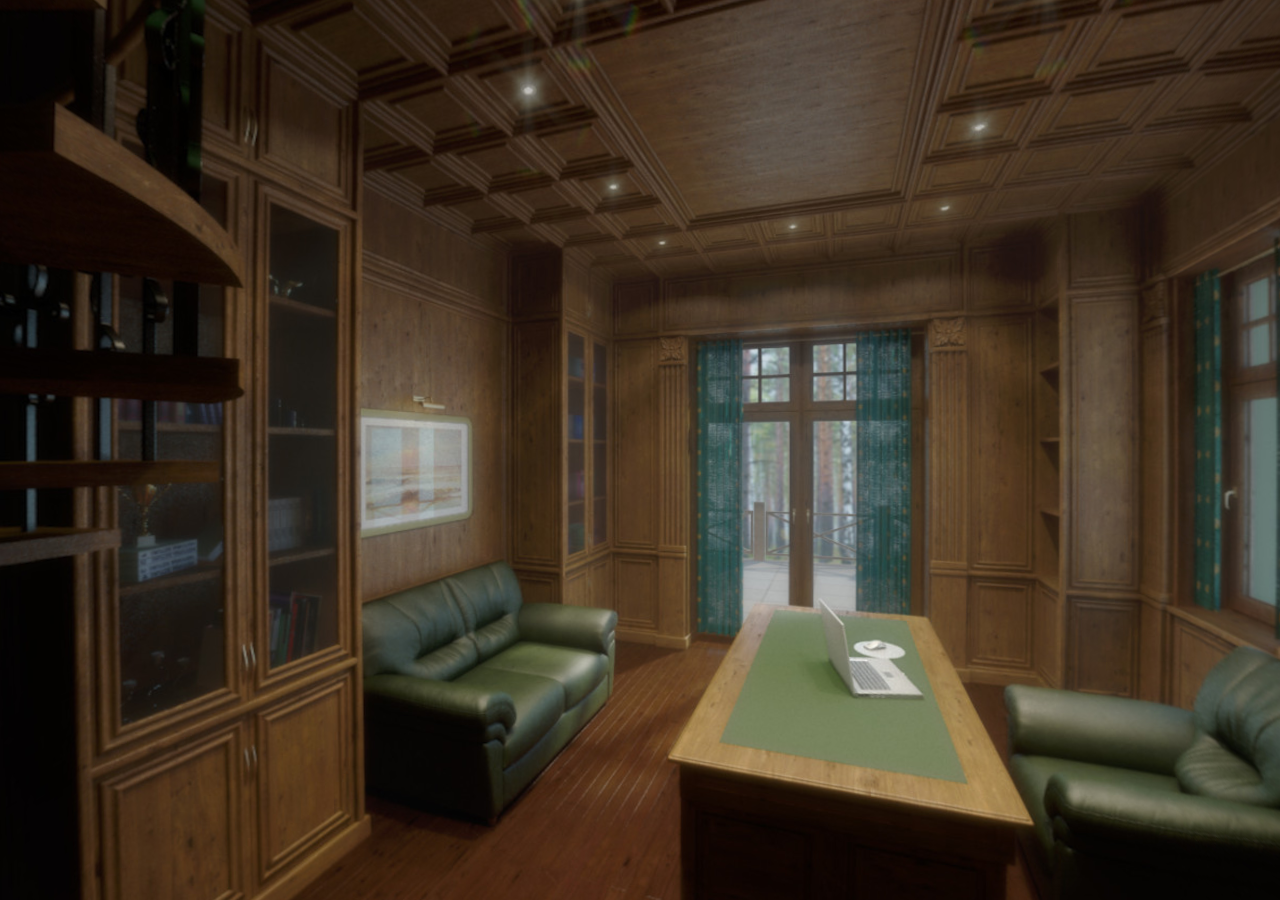
<file: primer/iframe.html>
<!DOCTYPE html>
<html>
<head>
	<title></title>
	<meta name="viewport" content="width=device-width, initial-scale=1.0, maximum-scale=1.0, user-scalable=0" />
	<meta name="apple-mobile-web-app-capable" content="yes" />
	<meta http-equiv="Content-Type" content="text/html;charset=utf-8" />
	<style>
		@media only screen and (min-device-width: 800px) { html { overflow:hidden; } }
		html { height:100%; }
		body { height:100%; overflow: hidden; margin:0; padding:0; font-family:Arial; color:#FFFFFF; background-color:#000000; }
		a{ color:#AAAAAA; text-decoration:underline; }
		a:hover{ color:#FFFFFF; text-decoration:underline; }
        #demo-block {
            top: 48px;
            left: 48px;
            position: absolute;           
        }
	</style>
</head>
<body>
	<script src="tour.js"></script>
	<div id="pano" style="width:100%; height:100%;">
		<noscript><table style="width:100%;height:100%;"><tr style="valign:middle;"><td><div style="text-align:center;">ERROR:<br/><br/>Javascript not activated<br/><br/></div></td></tr></table></noscript>
		<script>
			embedpano({html5:"only", xml:"tour.xml", target:"pano"});
		</script>
	</div>
</body>
</html>
</file>
<file: style.css>
* {padding:0;margin:0;}
/* font-family: "RobotoLight"; */
@font-face {
    font-family: "RobotoLight";
    src: url("fonts/RobotoLight/RobotoLight.eot");
    src: url("fonts/RobotoLight/RobotoLight.eot?#iefix")format("embedded-opentype"),
    url("fonts/RobotoLight/RobotoLight.woff") format("woff"),
    url("fonts/RobotoLight/RobotoLight.ttf") format("truetype");
    font-style: normal;
    font-weight: normal;
}
@font-face {
	font-family: 'Gotham Pro Medium';
	src: url('fonts/GothamPro/GothamPro-Medium.eot');
	src: url('fonts/GothamPro/GothamPro-Medium.eot?#iefix') format('embedded-opentype'),
	url('fonts/GothamPro/GothamPro-Medium.woff') format('woff'),
	url('fonts/GothamPro/GothamPro-Medium.ttf') format('truetype');
	font-weight: normal;
	font-style: normal;
	}
.clearfix:before,
.clearfix:after {content: " "; display: table;}
.clearfix:after {clear: both;}

body {background:url("background_main.gif") repeat;font-family: "RobotoLight";}
a {color:#000;text-decoration:none;}
a:hover {text-decoration:none;}
textarea {resize:none;}
h1 { font-size:35px; font-family: 'Gotham Pro Medium';font-weight: 100;text-align:center;color:#000;}
h2 {color: #282828; font-size: 22px; font-weight: 100; font-family: 'RobotoLight';}
h3 {font-size:29px; font-family: 'RobotoLight'; font-weight:normal; color:#333; margin: 0;}
p {font: 22px 'RobotoLight'; font-weight: 100; color: #111;}

.clear{clear: both;}
.container {width: 1200px; margin: 0 auto;}

/*-------------------------------------------------------------------------*/
/*шапка*/
/*-------------------------------------------------------------------------*/
header {height:90px;position:relative;z-index:1000;width:1000px;margin:0 auto;}
header img {float:left;margin-top:10px;}
header p {position:absolute;right:0;top:27px;font-size:20px;line-height:24px;color:#333;}
header span {font-size:24px;display:block;text-align:right;margin:5px 0;}
header a {border-bottom:1px dashed #20c186;}
.header{
	position: relative;
	bottom: 660px;
	z-index: 1000;
	margin: 10px 50px 30px;
	width: 405px;
	height: 550px;
	color: #fff;
	font-family: 'Gotham Pro Medium';
}
/*логотип*/
.text_only_logo {width: 300px; margin-top: 4px; font-size: 12px;}
.header .logo {position: relative; display: inline-block; margin: 0 35px 30px; text-align: center; letter-spacing: 0.2px;}

/*блок с описанием под логотипов*/
.text_only_main_page {padding: 16px 19px 30px; width: 380px; border: 1px solid rgba(255,255,255, 0.13); background: rgba(0,0,0, .5);}
.text_only_main_page p {width: 100%; font-size: 24px; color: #fff; font-weight: 400; font-family: 'Gotham Pro Medium';}
.text_only_main_page p span {padding-left: 35px;}

/*кнопка регистрации*/
.text_only_main_page_reg_button {
	position: relative;
	z-index: 1000;
	right: 0;
	left: 64%;
	bottom: 1270px;
	width: 340px;
	background: #C34E3D;
	color: #fff;
	text-align: center;
	font-family: 'Gotham Pro Medium';
	transition: all 0.7s;
}
.text_only_main_page_reg_button:hover{background: #fff;}
.text_only_main_page_reg_button:hover p,
.text_only_main_page_reg_button:hover .text_title_reg_button {color: #D9534F;}
.text_only_main_page_reg_button a {
	display: inline-block;
	padding: 40px 0 16px;
	font-size: 18px;
	font-weight: bolder;
	color: #fff;
	text-decoration: none;
}
.text_only_main_page_reg_button p {color: #fff; font-family: 'Gotham Pro Medium'; font-size: 14px; font-weight: 100;}
.text_title_reg_button {font-size: 20px;line-height: 1; margin: 0; color: #fff;}

/*разметка контейнера для сайта*/
main {width:1200px; margin:20px auto;}

/*-------------------------------------------------------------------------*/
/*кнопки "посмотреть пример" - "загрузить"*/
/*-------------------------------------------------------------------------*/

.buttons {width:350px;margin:-783px auto 5px;overflow:hidden;padding:5px;position:relative;z-index:1001;}

/*кнопка - посмотреть пример*/
.text_button_example {
	min-width:300px; 
	margin-bottom:48px;
	display:inline-block;
	height:48px;
	position:relative;
	font:16px/48px "RobotoLight"; 
	text-decoration:none;
	text-align:center; 
	color:#000; 
	background:#007aff; 
	box-shadow: 1px 2px 4px 0 #000;
	border:0;
	opacity: 0.66; 
}
.grey {background:white; color:#444}
.text_button_example:hover {box-shadow: 1px 2px 4px 0 #666;color:#222;}
.text_button_example:active {top:2px;box-shadow:none;}

/*кнопка - загрузить*/
#upload-form {position:relative;width:300px;}
input[type=file]{position:absolute;width:300px;height:48px;font-size:99px;opacity:0;filter:alpha(opacity=0);top:0;visibility:hidden;}
.text_button_upload{
	text-align: center;
	background:#1cbb81;
	color:#fff;
	line-height: 48px;
    font-size: 22px;
	margin-bottom: 8px;
	box-shadow: 1px 2px 4px 0 #000;
}
.text_button_upload:hover {cursor:pointer;box-shadow: 1px 2px 4px 0 #666; text-decoration: underline;}
.text_button_upload:active {top:2px;box-shadow:none;}

/*блок загрузки файла*/
.progress {display:none;position:relative;width:300px;border:1px solid #ccc;padding:1px;border-radius:4px;}
.bar { background-color:#66d6ad;width:0%;height:36px;border-radius: 4px;}
.percent {line-height:40px;position:absolute;display:inline-block;top: 1px;left: 45%;color: #fff;}

/*маленький текст под кнопкой загрузить*/
.text_small {text-align:center;display:block;margin-bottom:20px;font-size:13px; font-style:italic;color:#333;}


/*-------------------------------------------------------------------------*/
/*инструкция по настройке "контект"*/
/*-------------------------------------------------------------------------*/

/*переключатель инструкции*/
.buttons_tabs {margin-bottom: 30px; margin-top: 10px; list-style: none;}
.buttons_tabs a { text-decoration: none; margin:10px 0 30px 0;}
.buttons_tabs a:hover{ text-decoration: underline;}
.buttons_tabs .active a {font-weight: bold; text-decoration: underline;}
.buttons_tabs .active a:hover{font-weight: bold; text-decoration: underline;}

/*контейнеры инструкции*/
.tabs_with_help {margin-bottom:20px; display: none;}
.tabs_with_help_buttons {list-style: none;}
.tabs_with_help_buttons li {float: left; position:relative; z-index:5; margin-bottom:60px;}
.tabs_with_help_buttons li:last-child {float: right;}
.tabs_with_help_buttons a {display: block; padding-bottom:5px;}
.tabs_with_help_buttons a:hover,
.tabs_with_help_buttons li.active a,
.tabs_with_help_buttons li:first-child a {border-bottom:1px solid #000;}
.tabs_with_help_buttons span {font-size:24px;}

.manual_content_item {display: none; position:relative; z-index:4;}
.manual_content_item:first-child {display: block;}

/*скачать пример виртуального 3d тура*/
.text_link_download {margin: 3px 0 20px; color: #20c186; padding-bottom: 18px; display:inline-block;}
.text_link_download:hover {text-decoration: underline;}

/*разделы инструкций*/
.manual_item {position: relative; padding-top: 30px;}

/*номер инструкции*/
.text_number_manual{
	display: inline-block;
	float: left;
	padding: 6px 22px 10px;
	font-size: 38px;
	color: #fff;
	background: #000;
	border-radius: 50%;
	-webkit-border-radius: 50%;
	-moz-border-radius: 50%;
	-ms-border-radius: 50%;
	-o-border-radius: 50%;
}

/*текст в первом номере инструкции*/
.manual_item_first {margin-top: 3px; font-family: 'Gotham Pro Medium';}
.text_manual_item_first {float: right; padding-top: 20px; width: 1110px;}

/*отступ для абзаца*/
.indent_paragraph {margin-left: 37px;}

/*разметка текста и картинки в первом номере инструкции*/
.manual_item_first_photo{clear: both; padding-top: 33px;}
.manual_item_first_photo img{display: inline-block; margin-left: 90px; width: 620px; height: 300px;}
.text_italic {float: right; width: 395px;}
.text_italic p {font-size: 18px; font-weight: 200; font-style: italic; line-height: 1.4; text-align: justify;}

/*картинки в инструкциях*/
.manual_item img {float: right; margin-top: 32px; }

/*текст в инструкции по левую сторону (600px)*/
.manual_text_position_left_long {float: left; margin-left: 21px; padding-top: 30px; width: 600px;}
.manual_text_position_left_long p {font-weight: 200; color: #1f1f1f;}
/*текст в инструкции по левую сторону (395px)*/
.manual_text_position_left_short {float: left; margin-left: 21px; padding-top: 30px; width: 395px;}
.manual_text_position_left_short p {font-size: 22px; font-weight: 200; color: #1f1f1f;}
.manual_text_position_left_short p:last-child {font-style: italic; font-size: 18px;}


/*важное сообщение*/
.alert {color:#f00; margin-bottom: 30px; text-align: center;}

/* Eto dobavlyaetsya vishe chtob sdelat ten
	box-shadow: 2px 2px 20px rgba(0,0,0,1);
	-webkit-box-shadow: 2px 2px 20px rgba(0,0,0,1);
	-moz-box-shadow: 2px 2px 20px rgba(0,0,0,1);
	-ms-box-shadow: 2px 2px 20px rgba(0,0,0,1);
	-o-box-shadow: 2px 2px 20px rgba(0,0,0,1);
*/

/*кнопка скролла вверх*/
.button_up {position:fixed;left:0;top:50%;margin-top:-56px;width:62px;height:111px;background:url(up.png) no-repeat;opacity:0.8;z-index:50;}
.button_up:hover {opacity:1;}

/*3Д блок в шапке*/
#pano {z-index:1000;}

/*кнопки, чтобы поделится в соц. сетях*/
.pluso{margin-top: 10px; float: right;}

/*условия использования*/
.using{
	display: inline-block;
	float: right;
	margin-top: 33px;
	margin-right: 240px;
	font-size: 18px;
	font-family: 'Gotham Pro Medium';
	color: #a9a9a9;
	text-decoration: none;
}

/*яндекс метрика*/
.yandex{float: left; padding-top: 20px;}
	


/*----------------------------------------------------*/
/*новая страница без кнопки регистрации*/
/*----------------------------------------------------*/
.header_flex {
	display: -webkit-box;
    display: -webkit-flex;
    display: -ms-flexbox;
    display: flex;
    box-sizing: border-box;
    align-items: flex-end;
        justify-content: space-between;
    padding-top: 10px; padding-bottom: 10px;
	height: 110px;
	margin: 0;
	bottom: 0;
	width: 100%;
}
.h_flex_logo {
	margin: 0 !important;
	text-align: center;
	 -webkit-order: 1;
    -ms-flex-order: 1;
    order: 1;
    -webkit-box-ordinal-group: 1;
    box-ordinal-group: 1;
}
.text_only_logo__mod {color: #000; width: 100%;}
.h_menu_flex {
	padding-bottom: 15px;
	text-align: center;
	list-style: none;
    -webkit-order: 2;
    -ms-flex-order: 2;
    order: 2;
    -webkit-box-ordinal-group: 2;
    box-ordinal-group: 2;
}
.h_menu_flex li {display: inline-block; vertical-align: middle; margin-right: 30px;}
.h_menu_flex li:last-child {margin-right: 0;}

.h_menu_flex a {text-decoration: none;}
.h_menu_flex a:hover {border-bottom:1px solid #000;}

.buttons__mod {margin-top: -100px;}
#pano {position: relative;}
.pano_height iframe {height: 565px !important;}
.text_only_main_page__mod {position: absolute; top: 30px; left: 50px; z-index: 5;}


/*---------------------------------------------------------------------------------*/
/*Не знаю для чего эти стили. Они нигде не применяются в данный момент*/
ol.text {margin-left:20px;}
.text li {margin-bottom:30px;padding-left:20px;}
.text li img {display:block;margin:20px auto 0;}
.text li ul li {margin:20px 0 0 20px;}
.form {background:rgba(255,255,255,0.5);width:500px;margin:30px auto;padding:20px;}
.form .title {margin-top:0;text-align:center;}
.form .line {display:table;margin-bottom:20px;}
.form .line label {display:inline-block;vertical-align:top;margin-right:20px;width:100px;}
.form textarea,.form input[type='text'],.form input[type='email'] {width:355px;padding:10px;font-size:14px;box-shadow:2px 2px 2px 0 #ccc inset;border:0;}
.form .btn {display:inline-block;margin:5px 0 5px 120px;}
.full {height:100%;}
.box {position:absolute;width:460px;left:40px;top:40px;background:rgba(255,255,255,0.5);padding:20px;z-index:1000;}
.box .title {margin-top:0;margin-bottom:15px;}
.box  a {display:inline-block;margin-top:15px;}
.box .goback {display:inline-block;position:relative;top:-10px;left:0;margin: 0;}

/*slider*/


.slide_img {
	
	height: 327px;
	width: 576px;
	transition: all 1s;
}

.slide_img_2 {
	background: url('../images/slick.png') no-repeat center;
}

.slide_img_1 {
	background: url('../images/box.png') no-repeat center;
}

.hidden {
	opacity: 0;
}

.off {
	display: none;
}

.slide_container {width: 1135px; margin: 0 auto; display: flex; justify-content: space-between; margin-top: 70px; position: relative; margin-bottom: 90px;}
.slide_container::before {
	content: '';
	position: absolute;
	background: url('../images/arrow.png') no-repeat center;
	left: -79px;
	top: 115px;
	height: 192px;
	width: 48px;
}

.slide_text {
	width: 536px;
}

.slide_container::after {
	content: '';
	position: absolute;
	background: url('../images/arrow.png') no-repeat center;
	right: -79px;
	top: 115px;
	height: 192px;
	width: 48px;
	transform: rotate(180deg);
}

.slide_paragraph {
	font-family: "RobotoLight";
	font-size: 20px; 
	text-indent: 1.5em;
	margin: 0;
	margin-bottom: 35px;
}

.slider_items {
	margin: 0 auto;
	display: flex;
	justify-content: space-between;
	width: 112px;
	margin-bottom: 70px;
}

.slider_item {
	height: 16px;
	width: 16px;
	border-radius: 50%;
	background-color: #acacac;
}

.slider_item_selected {
	background-color: #508281;
}

.slider_item_last {
	background-color: #c34e3d;
}
</file>
